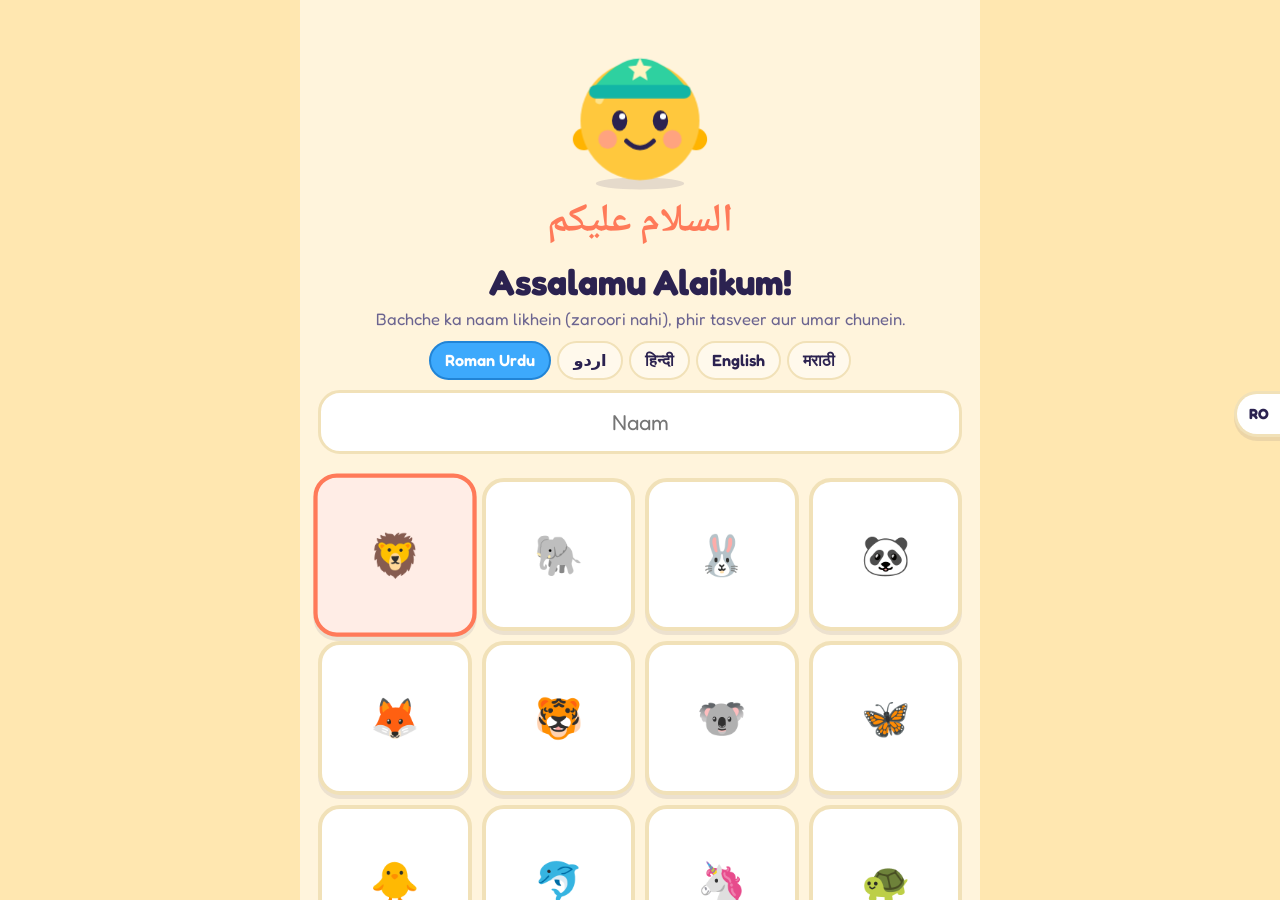
<file: index.html>
<!doctype html>
<html lang="ur" dir="rtl">
<head>
  <meta charset="utf-8">
  <meta name="viewport" content="width=device-width, initial-scale=1, viewport-fit=cover">
  <title>آغازِ اساس — Aghaaz-e-Asaas</title>
  <meta name="description" content="Aghaaz-e-Asaas: 3 se 7 saal ke bachon ke liye Qaida, harf, rang, dua aur khel — dekho, suno, likho, rang bharo, yaad karo. Poora app internet ke baghair chalta hai.">
  <meta name="theme-color" content="#FFF4DC">
  <meta name="color-scheme" content="light dark">
  <meta name="format-detection" content="telephone=no">
  <link rel="manifest" href="manifest.json">
  <link rel="icon" href="icons/icon.svg" type="image/svg+xml">
  <link rel="icon" href="icons/icon-192.png" sizes="192x192">
  <link rel="apple-touch-icon" href="icons/apple-touch-icon.png">
  <meta name="apple-mobile-web-app-capable" content="yes">
  <meta name="mobile-web-app-capable" content="yes">
  <meta name="apple-mobile-web-app-title" content="Aghaaz Asaas">
  <meta name="apple-mobile-web-app-status-bar-style" content="default">
  <meta property="og:type" content="website">
  <meta property="og:title" content="آغازِ اساس — Bachon ka Qaida">
  <meta property="og:description" content="3 se 7 saal ke bachon ke liye Urdu Qaida: harf, rang, ginti, duaein, surahein aur khel. Offline chalta hai.">
  <meta property="og:image" content="icons/icon-512.png">
  <meta property="og:locale" content="ur_PK">
  <meta name="twitter:card" content="summary_large_image">
  <link rel="preload" href="fonts/noto-naskh-700.ttf" as="font" type="font/ttf" crossorigin>
  <link rel="stylesheet" href="app.css">
</head>
<body>
  <div id="app">
    <div id="stage"></div>
  </div>
  <div class="toast" id="toast" role="status"></div>
  <div class="splash" id="splash"><div><div id="splash-noori"></div><b class="ur">آغازِ اساس</b></div></div>
  <noscript><p style="padding:24px;font-family:sans-serif">Is app ko chalane ke liye JavaScript zaroori hai.</p></noscript>

  <script src="util.js"></script>
  <script src="i18n.js"></script>
  <script src="data.js"></script>
  <script src="audio.js"></script>
  <script src="store.js"></script>
  <script src="ui.js"></script>
  <script src="home.js"></script>
  <script src="learn.js"></script>
  <script src="trace.js"></script>
  <script src="lesson.js"></script>
  <script src="games.js"></script>
  <script src="games2.js"></script>
  <script src="early.js"></script>
  <script src="art.js"></script>
  <script src="deen.js"></script>
  <script src="album.js"></script>
  <script src="duo.js"></script>
  <script src="stories.js"></script>
  <script src="parent.js"></script>
  <script src="boot.js"></script>
</body>
</html>
</file>
<file: app.css>
/* ---------- Fonts (offline: fonts/ folder — koi Google Fonts nahi) ---------- */
@font-face { font-family: 'Fredoka'; font-style: normal; font-weight: 400; font-display: swap; src: url('fonts/fredoka-400.ttf') format('truetype'); }
@font-face { font-family: 'Fredoka'; font-style: normal; font-weight: 600; font-display: swap; src: url('fonts/fredoka-600.ttf') format('truetype'); }
@font-face { font-family: 'Fredoka'; font-style: normal; font-weight: 700; font-display: swap; src: url('fonts/fredoka-700.ttf') format('truetype'); }
@font-face { font-family: 'Noto Naskh Arabic'; font-style: normal; font-weight: 500; font-display: swap; src: url('fonts/noto-naskh-500.ttf') format('truetype'); }
@font-face { font-family: 'Noto Naskh Arabic'; font-style: normal; font-weight: 700; font-display: swap; src: url('fonts/noto-naskh-700.ttf') format('truetype'); }
@font-face { font-family: 'Amiri Quran'; font-style: normal; font-weight: 400; font-display: swap; src: url('fonts/amiri-quran-400.ttf') format('truetype'); }
@font-face { font-family: 'Amiri'; font-style: normal; font-weight: 400; font-display: swap; src: url('fonts/amiri-400.ttf') format('truetype'); }
@font-face { font-family: 'Amiri'; font-style: normal; font-weight: 700; font-display: swap; src: url('fonts/amiri-700.ttf') format('truetype'); }


/* ==========================================================
   Aghaaz-e-Asaas Kids — app.css
   Design: garam cream background, chunky "dabne wale" buttons,
   bade touch targets (min 56px), narm rang, koi lal "galti" ka dar nahi.
   ========================================================== */

/* ---------- Reset ---------- */
*, *::before, *::after { box-sizing: border-box; }
[hidden] { display: none !important; }
html, body { margin: 0; height: 100%; }
html { font-size: 17px; -webkit-text-size-adjust: 100%; }
body {
  font-family: 'Fredoka', 'Baloo 2', 'Nunito', system-ui, -apple-system, 'Segoe UI', Roboto, sans-serif;
  background: var(--bg); color: var(--ink);
  line-height: 1.4; overflow: hidden; overscroll-behavior: none;
  -webkit-tap-highlight-color: transparent; -webkit-touch-callout: none;
  user-select: none; -webkit-user-select: none; touch-action: manipulation;
}
button { font: inherit; color: inherit; border: 0; background: none; cursor: pointer; padding: 0; touch-action: manipulation; }
button:focus-visible, a:focus-visible { outline: 4px solid var(--c4); outline-offset: 3px; }
h1, h2, h3, p { margin: 0; }
img, svg { display: block; }

/* ---------- Tokens ---------- */
:root {
  --bg: #FFF4DC; --bg2: #FFE7B0; --ink: #2B2250; --ink2: #6B6490;
  --card: #FFFFFF; --line: #F1E1B8; --soft: #FFF9EC;
  --c1: #FF7A59; --c1d: #D9553A;
  --c2: #FFB020; --c2d: #D98F00;
  --c3: #2ED1A0; --c3d: #1AA67C;
  --c4: #3DA9FC; --c4d: #2184D6;
  --c5: #8B6CFF; --c5d: #6A4FDB;
  --c6: #FF6FA8; --c6d: #D9487F;
  --c7: #12B5A6; --c7d: #0A8E82;
  --ok: #2ED1A0; --ok-bg: #DDF9EE; --oops-bg: #FFE9E3;
  --shadow: 0 6px 0 rgba(43, 34, 80, .09), 0 16px 30px rgba(43, 34, 80, .10);
  --shadow-s: 0 4px 0 rgba(43, 34, 80, .09);
  --r: 28px; --r-s: 18px;
  --sat: env(safe-area-inset-top, 0px); --sab: env(safe-area-inset-bottom, 0px);
}
[data-theme='night'] {
  --bg: #1B1740; --bg2: #262058; --ink: #FFF6E0; --ink2: #B7B0E0;
  --card: #2E2870; --line: #433B93; --soft: #272160;
  --ok-bg: #16503F; --oops-bg: #5A2A3A;
  --shadow: 0 6px 0 rgba(0, 0, 0, .25), 0 16px 30px rgba(0, 0, 0, .25);
  --shadow-s: 0 4px 0 rgba(0, 0, 0, .25);
}

/* ---------- Script fonts ---------- */
.ur { font-family: 'Noto Naskh Arabic', 'Noto Nastaliq Urdu', 'Amiri', 'Segoe UI', serif; direction: rtl; font-weight: 700; line-height: 1.55; unicode-bidi: isolate; }
.ar { font-family: 'Amiri Quran', 'Amiri', 'Noto Naskh Arabic', 'Traditional Arabic', serif; direction: rtl; unicode-bidi: isolate; line-height: 1.9; }
.ar-big { font-family: 'Noto Naskh Arabic', 'Amiri', 'Traditional Arabic', serif; font-weight: 700; direction: rtl; unicode-bidi: isolate; line-height: 1.5; }
.sub { color: var(--ink2); font-size: .92rem; }
.ic { width: 26px; height: 26px; fill: none; stroke: currentColor; stroke-width: 2.6; stroke-linecap: round; stroke-linejoin: round; flex-shrink: 0; }

/* ---------- App shell ---------- */
#app { position: fixed; inset: 0; max-width: 680px; margin: 0 auto; background: var(--bg); overflow: hidden; box-shadow: 0 0 0 100vmax var(--bg2); clip-path: inset(0 -100vmax); }
#stage { position: absolute; inset: 0; }
.screen { position: absolute; inset: 0; overflow-y: auto; overflow-x: hidden; -webkit-overflow-scrolling: touch; padding-top: var(--sat); padding-bottom: calc(var(--sab) + 24px); animation: slideIn .28s ease-out both; }
.screen.noscroll { overflow: hidden; display: flex; flex-direction: column; }
.pad { padding: 0 16px; }
.center { text-align: center; }
.row { display: flex; align-items: center; gap: 12px; }
.col { display: flex; flex-direction: column; gap: 12px; }
.grow { flex: 1; min-width: 0; }
.wrap { flex-wrap: wrap; }
.gap-s { gap: 8px; }

/* ---------- Topbar ---------- */
.topbar { position: sticky; top: 0; z-index: 20; display: flex; align-items: center; gap: 10px; padding: 10px 14px; background: linear-gradient(var(--bg) 78%, rgba(255, 244, 220, 0)); }
[data-theme='night'] .topbar { background: linear-gradient(var(--bg) 78%, rgba(27, 23, 64, 0)); }
.tb-title { flex: 1; min-width: 0; display: flex; flex-direction: column; line-height: 1.15; }
.tb-title b { font-size: 1.55rem; text-align: right; display: block; direction: rtl; }
.tb-title small { font-size: .82rem; color: var(--ink2); text-align: right; }
html[dir] .tb-title { text-align: start; }
.tb-right { display: flex; align-items: center; gap: 8px; }
.icon-btn { width: 52px; height: 52px; border-radius: 50%; background: var(--card); color: var(--ink); display: grid; place-items: center; box-shadow: var(--shadow-s); border: 2px solid var(--line); transition: transform .08s; flex-shrink: 0; }
.icon-btn:active { transform: translateY(3px); box-shadow: none; }
.icon-btn.sm { width: 44px; height: 44px; }
.icon-btn.on { background: var(--c2); color: #fff; border-color: var(--c2d); }
.chip { display: inline-flex; align-items: center; gap: 6px; padding: 6px 14px; border-radius: 999px; background: var(--card); border: 2px solid var(--line); font-weight: 700; font-size: 1.05rem; box-shadow: var(--shadow-s); }
.chip.bump { animation: bump .5s; }
.chip-ic { font-size: 1.1rem; }

/* ---------- Buttons ---------- */
.btn { display: inline-flex; align-items: center; justify-content: center; gap: 10px; min-height: 58px; padding: 10px 26px; border-radius: 999px; background: var(--c1); color: #fff; font-weight: 700; font-size: 1.15rem; box-shadow: 0 6px 0 var(--c1d); transition: transform .08s, box-shadow .08s, opacity .2s; text-align: center; }
.btn:active:not(:disabled) { transform: translateY(5px); box-shadow: 0 1px 0 var(--c1d); }
.btn.big { min-height: 74px; font-size: 1.4rem; padding: 12px 36px; }
.btn.small { min-height: 46px; font-size: 1rem; padding: 6px 18px; box-shadow: 0 4px 0 var(--c1d); }
.btn.block { width: 100%; }
.btn.green { background: var(--c3); box-shadow: 0 6px 0 var(--c3d); }
.btn.green:active:not(:disabled) { box-shadow: 0 1px 0 var(--c3d); }
.btn.blue { background: var(--c4); box-shadow: 0 6px 0 var(--c4d); }
.btn.sun { background: var(--c2); box-shadow: 0 6px 0 var(--c2d); color: #4A3200; }
.btn.grape { background: var(--c5); box-shadow: 0 6px 0 var(--c5d); }
.btn.ghost { background: var(--card); color: var(--ink); border: 2px solid var(--line); box-shadow: 0 5px 0 var(--line); }
.btn.ghost:active:not(:disabled) { box-shadow: 0 1px 0 var(--line); }
.btn:disabled { opacity: .45; cursor: default; }
.btn.pulse { animation: btnPulse 1.4s ease-in-out infinite; }

/* ---------- Cards ---------- */
.card { background: var(--card); border-radius: var(--r); box-shadow: var(--shadow); padding: 16px; }
.section-title { font-size: 1.15rem; font-weight: 700; margin: 18px 16px 10px; display: flex; align-items: center; gap: 8px; }

/* ---------- Mascot ---------- */
.noori { width: 100%; height: auto; overflow: visible; }
.noori .n-body { animation: float 3.2s ease-in-out infinite; transform-origin: 100px 190px; transform-box: view-box; }
.noori .n-eyes { animation: blink 4.5s infinite; transform-origin: 100px 116px; }
.noori .n-arm-r { transform-origin: 150px 128px; animation: wave 2.6s ease-in-out infinite; }
.noori .n-arm-l { transform-origin: 50px 128px; animation: wave 2.6s ease-in-out infinite reverse; }
.noori .n-open { display: none; }
.noori[data-mood='cheer'] .n-smile { display: none; }
.noori[data-mood='cheer'] .n-open { display: block; }
.noori[data-mood='cheer'] .n-body { animation: jump .7s ease-in-out infinite; }
.noori[data-mood='cheer'] .n-arm-r, .noori[data-mood='cheer'] .n-arm-l { animation: wave .5s ease-in-out infinite; }

/* ---------- Home ---------- */
.home-hero { position: relative; padding: 12px 16px 26px; background: linear-gradient(#B8E4FF 0%, #E8F6FF 45%, var(--bg) 100%); border-radius: 0 0 44px 44px; overflow: hidden; }
[data-theme='night'] .home-hero { background: linear-gradient(#251F63, #2B2570 50%, var(--bg)); }
.home-hero::before { content: '☁️'; position: absolute; top: 74px; right: 18px; font-size: 54px; opacity: .8; animation: drift 14s ease-in-out infinite alternate; }
.home-hero::after { content: '☁️'; position: absolute; top: 116px; left: -6px; font-size: 38px; opacity: .6; animation: drift 18s ease-in-out infinite alternate-reverse; }
[data-theme='night']  .home-hero::before { content: '⭐'; }
[data-theme='night']  .home-hero::after { content: '✨'; }
.home-bar { position: relative; z-index: 2; display: flex; align-items: center; gap: 8px; }
.kid-chip { display: flex; align-items: center; gap: 8px; padding: 5px 16px 5px 6px; border-radius: 999px; background: var(--card); box-shadow: var(--shadow-s); border: 2px solid var(--line); max-width: 52%; }
.kid-chip .av { width: 40px; height: 40px; border-radius: 50%; background: var(--bg2); display: grid; place-items: center; font-size: 1.5rem; }
.kid-chip b { overflow: hidden; text-overflow: ellipsis; white-space: nowrap; font-size: 1.05rem; }
.hero-body { position: relative; z-index: 2; display: flex; align-items: flex-end; gap: 6px; margin-top: 8px; }
.hero-noori { width: 38%; max-width: 190px; flex-shrink: 0; margin-bottom: -6px; }
.hero-talk { flex: 1; min-width: 0; padding-bottom: 12px; }
.bubble-say { position: relative; background: var(--card); border-radius: 26px 26px 26px 8px; padding: 12px 16px; box-shadow: var(--shadow-s); font-weight: 600; font-size: 1.08rem; margin-bottom: 14px; }
.bubble-say b { color: var(--c1); }
.cta { width: 100%; justify-content: space-between; text-align: start; padding: 12px 18px 12px 22px; min-height: 80px; }
.cta .t { display: flex; flex-direction: column; line-height: 1.15; }
.cta .t small { font-size: .85rem; font-weight: 500; opacity: .92; }
.cta .go { width: 48px; height: 48px; border-radius: 50%; background: rgba(255, 255, 255, .3); display: grid; place-items: center; }
.missions { margin: 14px 16px 0; padding: 12px 14px; display: flex; align-items: center; gap: 10px; }
.mis { flex: 1; display: flex; flex-direction: column; align-items: center; gap: 2px; font-size: .78rem; color: var(--ink2); font-weight: 600; }
.mis .st { width: 46px; height: 46px; border-radius: 50%; display: grid; place-items: center; font-size: 1.7rem; background: var(--soft); border: 3px dashed var(--line); filter: grayscale(1); opacity: .5; transition: .3s; }
.mis.on .st { filter: none; opacity: 1; background: #FFF1B8; border: 3px solid var(--c2); animation: pop .5s; }
.week { display: flex; justify-content: space-between; padding: 0 20px; margin-top: 10px; }
.week i { width: 12px; height: 12px; border-radius: 50%; background: var(--line); display: block; }
.week i.on { background: var(--c2); box-shadow: 0 0 0 3px #FFE9A8; }
.tiles { display: grid; grid-template-columns: 1fr 1fr; gap: 14px; padding: 16px; }
.tile { position: relative; border-radius: var(--r); padding: 14px 12px 12px; min-height: 150px; display: flex; flex-direction: column; align-items: center; justify-content: space-between; gap: 6px; color: #fff; text-align: center; background: linear-gradient(160deg, var(--a), var(--b)); box-shadow: 0 7px 0 var(--d), 0 16px 26px rgba(43, 34, 80, .14); transition: transform .08s, box-shadow .08s; overflow: hidden; }
.tile:active { transform: translateY(6px); box-shadow: 0 1px 0 var(--d); }
.tile::after { content: ''; position: absolute; right: -26px; top: -26px; width: 90px; height: 90px; border-radius: 50%; background: rgba(255, 255, 255, .16); }
.tile .te { width: 76px; height: 76px; border-radius: 50%; background: rgba(255, 255, 255, .28); display: grid; place-items: center; font-size: 2.8rem; line-height: 1; z-index: 1; }
.tile .tt { font-weight: 700; font-size: 1.35rem; line-height: 1.35; z-index: 1; }
.tile .ts { font-size: .86rem; opacity: .95; font-weight: 500; z-index: 1; margin-top: -4px; }
.tile .badge { position: absolute; top: 8px; left: 8px; background: rgba(255, 255, 255, .92); color: var(--d); font-weight: 700; font-size: .78rem; padding: 2px 10px; border-radius: 99px; z-index: 2; }
.tile.wide { grid-column: span 2; min-height: 104px; flex-direction: row; justify-content: flex-start; gap: 14px; padding: 12px 18px; text-align: start; }
.tile.wide .tt, .tile.wide .ts { text-align: start; }
.home-foot { display: flex; justify-content: center; gap: 10px; padding: 4px 16px 20px; }

/* ---------- Welcome / profile ---------- */
.welcome { padding: 22px 18px 40px; text-align: center; }
.welcome .noori { width: 170px; margin: 0 auto; }
.welcome h1 { font-size: 2rem; margin-top: 4px; }
.welcome .ur { font-size: 2.2rem; color: var(--c1); }
.avatars { display: grid; grid-template-columns: repeat(4, 1fr); gap: 10px; margin: 12px 0 6px; }
.avatars button { aspect-ratio: 1; border-radius: 22px; background: var(--card); border: 4px solid var(--line); font-size: 2.2rem; box-shadow: var(--shadow-s); }
.avatars button.on { border-color: var(--c1); background: #FFEDE6; transform: scale(1.06); }
.text-in { width: 100%; padding: 14px 18px; border-radius: 22px; border: 3px solid var(--line); font: inherit; font-size: 1.2rem; text-align: center; background: var(--card); color: var(--ink); outline: none; user-select: text; -webkit-user-select: text; }
.text-in:focus { border-color: var(--c4); }
.age-pick { display: grid; grid-template-columns: 1fr 1fr; gap: 12px; margin: 12px 0; }
.age-pick button { padding: 14px 8px; border-radius: 26px; background: var(--card); border: 4px solid var(--line); box-shadow: var(--shadow-s); display: flex; flex-direction: column; align-items: center; gap: 2px; font-weight: 700; }
.age-pick button .e { font-size: 2.4rem; }
.age-pick button small { font-weight: 500; color: var(--ink2); font-size: .82rem; }
.age-pick button.on { border-color: var(--c3); background: var(--ok-bg); }
.profile-list { display: flex; flex-direction: column; gap: 10px; margin: 12px 0; }
.profile-row { display: flex; align-items: center; gap: 12px; padding: 10px 14px; background: var(--card); border-radius: 26px; box-shadow: var(--shadow-s); border: 3px solid var(--line); text-align: start; width: 100%; }
.profile-row .av { width: 54px; height: 54px; border-radius: 50%; background: var(--bg2); display: grid; place-items: center; font-size: 2rem; }

/* ---------- Learn path ---------- */
.song-card { margin: 4px 16px 0; display: flex; align-items: center; gap: 12px; padding: 12px 16px; background: linear-gradient(120deg, var(--c5), var(--c6)); color: #fff; border-radius: var(--r); box-shadow: 0 6px 0 var(--c5d); text-align: start; width: calc(100% - 32px); }
.song-card:active { transform: translateY(5px); box-shadow: 0 1px 0 var(--c5d); }
.song-card .se { font-size: 2.4rem; }
.manzil { margin: 16px 16px 0; background: var(--card); border-radius: var(--r); box-shadow: var(--shadow); overflow: hidden; }
.manzil-h { display: flex; align-items: center; gap: 10px; padding: 10px 16px; background: var(--mc); color: #fff; }
.manzil-h .me { font-size: 1.7rem; }
.manzil-h b { font-size: 1.15rem; line-height: 1.2; }
.manzil-h small { display: block; opacity: .9; font-size: .8rem; }
.manzil-h .cnt { margin-left: auto; background: rgba(255, 255, 255, .25); padding: 2px 12px; border-radius: 99px; font-weight: 700; }
.letters-row { display: flex; flex-wrap: wrap; justify-content: center; gap: 12px; padding: 16px 12px 8px; }
.lchip { position: relative; width: 74px; height: 74px; border-radius: 24px; background: var(--soft); border: 4px solid var(--line); font-size: 2.5rem; display: grid; place-items: center; box-shadow: 0 5px 0 var(--line); line-height: 1; transition: transform .08s; }
.lchip:active { transform: translateY(4px); box-shadow: none; }
.lchip .ar-big { line-height: 1.3; }
.lchip.done { background: var(--ok-bg); border-color: var(--ok); box-shadow: 0 5px 0 var(--c3d); }
.lchip.next { background: #FFF1B8; border-color: var(--c2); box-shadow: 0 5px 0 var(--c2d); animation: btnPulse 1.4s ease-in-out infinite; }
.lchip.thirsty::after { content: '💧'; position: absolute; right: -8px; top: -10px; font-size: 1.15rem; animation: bounce 1.2s infinite; }
.lchip .tick { position: absolute; right: -6px; bottom: -6px; width: 24px; height: 24px; border-radius: 50%; background: var(--c3); color: #fff; display: grid; place-items: center; border: 3px solid #fff; }
.lchip .tick .ic { width: 14px; height: 14px; stroke-width: 4; }
.manzil-f { padding: 8px 14px 14px; display: flex; justify-content: center; }
.chapter { margin: 16px 16px 0; padding: 16px; display: flex; align-items: center; gap: 14px; text-align: start; width: calc(100% - 32px); }
.chapter .ce { font-size: 2.4rem; width: 64px; height: 64px; display: grid; place-items: center; border-radius: 22px; background: var(--bg2); flex-shrink: 0; }
.chapter b { font-size: 1.2rem; display: block; line-height: 1.2; }
.chapter .lockmsg { color: var(--ink2); font-size: .85rem; }

/* ---------- Lesson ---------- */
.lesson { display: flex; flex-direction: column; height: 100%; }
.lesson-top { display: flex; align-items: center; gap: 10px; padding: 10px 14px 4px; }
.steps { flex: 1; display: flex; justify-content: center; gap: 8px; }
.step-dot { width: 44px; height: 44px; border-radius: 50%; display: grid; place-items: center; font-size: 1.35rem; background: var(--card); border: 3px solid var(--line); opacity: .55; transition: .3s; }
.step-dot.on { opacity: 1; border-color: var(--c1); background: #FFEDE6; transform: scale(1.18); box-shadow: 0 4px 0 var(--c1d); }
.step-dot.done { opacity: 1; background: var(--ok-bg); border-color: var(--ok); }
.lesson-main { flex: 1; overflow-y: auto; padding: 8px 16px 8px; display: flex; flex-direction: column; align-items: center; gap: 14px; }
.lesson-foot { padding: 10px 16px calc(14px + var(--sab)); display: flex; gap: 12px; justify-content: center; align-items: center; }
.step-say { text-align: center; font-weight: 700; font-size: 1.25rem; min-height: 1.6em; }
.step-say .ur { font-size: 1.6rem; color: var(--c1); }
.letter-card { position: relative; width: 100%; max-width: 380px; background: var(--card); border-radius: 40px; box-shadow: var(--shadow); padding: 10px 14px 16px; text-align: center; transition: transform .1s; }
.letter-card:active { transform: scale(.98); }
.big-letter { font-size: clamp(120px, 40vw, 190px); line-height: 1.35; color: var(--ink); display: block; }
.letter-name { display: inline-block; background: var(--c1); color: #fff; padding: 2px 20px; border-radius: 99px; font-weight: 700; font-size: 1.4rem; box-shadow: 0 4px 0 var(--c1d); }
.speak-fab { position: absolute; right: 12px; top: 12px; width: 52px; height: 52px; border-radius: 50%; background: var(--c4); color: #fff; display: grid; place-items: center; box-shadow: 0 4px 0 var(--c4d); }
.pic-card { width: 100%; max-width: 380px; display: flex; align-items: center; gap: 14px; background: var(--card); border-radius: 30px; padding: 10px 18px; box-shadow: var(--shadow); text-align: start; }
.pic-card:active { transform: scale(.98); }
.pic-card .pe { font-size: 4.2rem; line-height: 1; width: 92px; text-align: center; }
.pic-card .pw { flex: 1; display: flex; flex-direction: column; align-items: flex-end; }
.pic-card .pw .ar-big { font-size: 2.1rem; }
.pic-card .pw .ur { font-size: 1.5rem; color: var(--c1); }
.pic-card .pw small { color: var(--ink2); }
.cue { max-width: 380px; text-align: center; color: var(--ink2); font-size: .95rem; padding: 0 8px; }
.forms { display: flex; gap: 8px; width: 100%; max-width: 380px; }
.forms > div { flex: 1; background: var(--card); border-radius: 20px; padding: 6px 2px 2px; text-align: center; box-shadow: var(--shadow-s); }
.forms .ar-big { font-size: 2.4rem; display: block; line-height: 1.5; }
.forms small { color: var(--ink2); font-size: .72rem; }
.echo { display: flex; flex-direction: column; align-items: center; gap: 10px; }
.mic-ring { width: 130px; height: 130px; border-radius: 50%; background: #FFEDE6; display: grid; place-items: center; font-size: 3.4rem; position: relative; }
.mic-ring.live::before, .mic-ring.live::after { content: ''; position: absolute; inset: 0; border-radius: 50%; border: 4px solid var(--c1); animation: ring 1.4s ease-out infinite; }
.mic-ring.live::after { animation-delay: .7s; }
.counter-dots { display: flex; gap: 10px; }
.counter-dots i { width: 22px; height: 22px; border-radius: 50%; background: var(--line); transition: .3s; }
.counter-dots i.on { background: var(--c2); transform: scale(1.2); }

/* ---------- Tracing / colouring ---------- */
.board { position: relative; width: min(88vw, 390px); aspect-ratio: 1; background: #fff; border-radius: 36px; box-shadow: var(--shadow); overflow: hidden; touch-action: none; }
[data-theme='night'] .board { background: #FFFDF6; }
.board canvas { position: absolute; inset: 0; width: 100%; height: 100%; touch-action: none; }
.meter { width: min(88vw, 390px); height: 20px; border-radius: 99px; background: var(--line); overflow: hidden; position: relative; }
.meter i { position: absolute; left: 0; top: 0; bottom: 0; width: 0%; background: linear-gradient(90deg, var(--c2), var(--c3)); border-radius: 99px; transition: width .25s; }
.meter b { position: absolute; inset: 0; display: grid; place-items: center; font-size: .75rem; color: var(--ink); }
.palette { display: flex; gap: 10px; flex-wrap: wrap; justify-content: center; max-width: 390px; }
.swatch { width: 46px; height: 46px; border-radius: 50%; border: 4px solid #fff; background: var(--sw); box-shadow: 0 3px 0 rgba(0, 0, 0, .2); transition: transform .1s; }
.swatch.rainbow { background: conic-gradient(#FF4D4D, #FFB020, #FFE14D, #2ED1A0, #3DA9FC, #8B6CFF, #FF4D4D); }
.swatch.on { transform: scale(1.22); outline: 4px solid var(--ink); outline-offset: 1px; }
.tools { display: flex; gap: 10px; align-items: center; justify-content: center; }

/* ---------- Choices / quiz ---------- */
.opt-grid { display: grid; grid-template-columns: repeat(var(--cols, 2), 1fr); gap: 14px; width: 100%; max-width: 420px; }
.opt { position: relative; min-height: 108px; border-radius: 30px; background: var(--card); box-shadow: var(--shadow); border: 5px solid transparent; font-size: 3.4rem; display: grid; place-items: center; line-height: 1.2; transition: transform .08s; padding: 4px; }
.opt:active:not(:disabled) { transform: translateY(4px); }
.opt .ar-big { font-size: 3.6rem; line-height: 1.4; }
.opt.sm { font-size: 2.3rem; min-height: 90px; }
.opt.txt { font-size: 1.5rem; font-weight: 700; }
.opt .disc { width: 78px; height: 78px; border-radius: 50%; background: var(--hex); box-shadow: inset -7px -9px 0 rgba(0, 0, 0, .13), inset 5px 6px 0 rgba(255, 255, 255, .3), 0 3px 0 rgba(0, 0, 0, .12); border: 2px solid rgba(0, 0, 0, .08); }
.opt svg.shape { width: 78px; height: 78px; }
.opt.right { border-color: var(--ok); background: var(--ok-bg); animation: pop .45s; }
.opt.wrong { animation: shake .45s; border-color: #FFB6A6; background: var(--oops-bg); }
.opt.hint { animation: btnPulse .8s ease-in-out infinite; border-color: var(--c2); }
.opt.fade { opacity: .35; }
.q-card { width: 100%; max-width: 420px; display: flex; flex-direction: column; align-items: center; gap: 14px; }
.q-prompt { display: flex; align-items: center; justify-content: center; gap: 12px; min-height: 110px; width: 100%; background: var(--card); border-radius: 34px; box-shadow: var(--shadow); padding: 10px 14px; }
.q-prompt .big { font-size: 4.6rem; line-height: 1.1; }
.q-prompt .ar-big { font-size: 5.6rem; line-height: 1.4; }
.q-prompt.listen { min-height: 120px; }
.listen-btn { width: 96px; height: 96px; border-radius: 50%; background: var(--c4); color: #fff; display: grid; place-items: center; box-shadow: 0 6px 0 var(--c4d); }
.listen-btn .ic { width: 46px; height: 46px; }
.listen-btn:active { transform: translateY(5px); box-shadow: 0 1px 0 var(--c4d); }
.q-text { text-align: center; font-weight: 700; font-size: 1.2rem; }
.q-text .ur { font-size: 1.5rem; color: var(--c1); }
.dots-row { display: flex; gap: 8px; justify-content: center; padding: 4px 0; }
.dots-row i { width: 16px; height: 16px; border-radius: 50%; background: var(--line); transition: .3s; display: block; }
.dots-row i.cur { background: var(--c2); transform: scale(1.35); }
.dots-row i.ok { background: var(--c3); }
.dots-row i.helped { background: var(--c4); }

/* ---------- Games ---------- */
.games-head { padding: 0 16px; }
.gtile { position: relative; border-radius: var(--r); padding: 12px 10px 10px; min-height: 160px; display: flex; flex-direction: column; align-items: center; justify-content: center; gap: 4px; color: #fff; text-align: center; background: linear-gradient(160deg, var(--a), var(--b)); box-shadow: 0 7px 0 var(--d), 0 16px 26px rgba(43, 34, 80, .14); overflow: hidden; }
.gtile:active { transform: translateY(6px); box-shadow: 0 1px 0 var(--d); }
.gtile .ge { font-size: 3.4rem; line-height: 1.1; }
.gtile .gt { font-weight: 700; font-size: 1.3rem; line-height: 1.3; }
.gtile .gs { font-size: .85rem; opacity: .95; }
.gtile .gstars { position: absolute; bottom: 6px; font-size: .95rem; letter-spacing: 1px; }
.gtile .glvl { position: absolute; top: 8px; right: 8px; background: rgba(255, 255, 255, .92); color: var(--d); font-weight: 700; font-size: .75rem; padding: 2px 9px; border-radius: 99px; }
.game { display: flex; flex-direction: column; height: 100%; }
.game-top { display: flex; align-items: center; gap: 10px; padding: 10px 14px 0; }
.game-top .gt-mid { flex: 1; text-align: center; min-width: 0; }
.game-top .gt-mid b { display: block; font-size: 1.25rem; line-height: 1.2; }
.game-stage { flex: 1; position: relative; overflow: hidden; display: flex; flex-direction: column; align-items: center; justify-content: center; gap: 14px; padding: 8px 16px 18px; overflow-y: auto; }
.game-stage.free { padding: 0; justify-content: flex-start; touch-action: none; }
.target-pill { display: inline-flex; align-items: center; gap: 10px; background: var(--card); border-radius: 99px; padding: 8px 20px; font-weight: 700; font-size: 1.25rem; box-shadow: var(--shadow-s); border: 3px solid var(--line); }
.target-pill .ar-big { font-size: 2.6rem; line-height: 1.3; }
.target-pill .disc-s { width: 38px; height: 38px; border-radius: 50%; background: var(--hex); border: 3px solid rgba(0, 0, 0, .12); }
.result { text-align: center; padding: 18px 16px; display: flex; flex-direction: column; align-items: center; gap: 12px; }
.result .noori { width: 150px; }
.result h2 { font-size: 1.8rem; }
.result .rstars { font-size: 3.2rem; letter-spacing: 6px; }
.result .rstars .off { filter: grayscale(1); opacity: .25; }
.bubble-b { position: absolute; width: 92px; height: 92px; border-radius: 50%; display: grid; place-items: center; font-size: 2.6rem; color: #fff; background: radial-gradient(circle at 30% 26%, rgba(255, 255, 255, .95) 0 9%, rgba(255, 255, 255, .0) 11%), radial-gradient(circle at 50% 55%, var(--bc1), var(--bc2)); box-shadow: inset -8px -10px 0 rgba(0, 0, 0, .12), 0 6px 14px rgba(43, 34, 80, .18); animation: rise var(--dur) linear forwards; bottom: -110px; will-change: transform; touch-action: manipulation; border: 3px solid rgba(255, 255, 255, .55); }
.bubble-b .ar-big { font-size: 3rem; color: #fff; text-shadow: 0 2px 0 rgba(0, 0, 0, .2); line-height: 1.3; }
.bubble-b.popped { animation: popOut .28s ease-out forwards !important; }
.bubble-b.wob { animation-play-state: paused; }
.basket { position: absolute; bottom: 14px; width: 110px; font-size: 4.4rem; text-align: center; transform: translateX(-50%); line-height: 1; filter: drop-shadow(0 6px 0 rgba(0, 0, 0, .12)); transition: transform .12s; }
.basket.good { animation: bounceB .35s; }
.fall { position: absolute; top: 0; left: 0; width: 66px; height: 66px; border-radius: 50%; background: var(--card); display: grid; place-items: center; font-size: 2.2rem; box-shadow: var(--shadow-s); border: 3px solid var(--line); will-change: transform; line-height: 1; }
.fall .ar-big { font-size: 2.6rem; line-height: 1.35; }
.fall.is-target { border-color: var(--c2); }
.pad { }
.drive { position: absolute; bottom: 20px; width: 80px; height: 80px; border-radius: 50%; background: rgba(255, 255, 255, .8); display: grid; place-items: center; box-shadow: var(--shadow-s); border: 3px solid var(--line); }
.drive.l { left: 16px; } .drive.r { right: 16px; }
.mem-grid { display: grid; grid-template-columns: repeat(var(--cols, 3), 1fr); gap: 12px; width: 100%; max-width: 430px; }
.mcard { aspect-ratio: 1; perspective: 700px; }
.mcard .mc-in { position: relative; width: 100%; height: 100%; transition: transform .45s; transform-style: preserve-3d; }
.mcard.flip .mc-in { transform: rotateY(180deg); }
.mcard .face, .mcard .back { position: absolute; inset: 0; border-radius: 24px; display: grid; place-items: center; backface-visibility: hidden; -webkit-backface-visibility: hidden; box-shadow: var(--shadow-s); }
.mcard .back { background: linear-gradient(145deg, var(--c5), var(--c4)); color: #fff; font-size: 2.2rem; border: 4px solid rgba(255, 255, 255, .5); }
.mcard .face { background: var(--card); transform: rotateY(180deg); font-size: 3rem; border: 4px solid var(--line); }
.mcard .face .ar-big { font-size: 3.6rem; line-height: 1.4; }
.mcard.match .face { border-color: var(--ok); background: var(--ok-bg); }
.slots { display: flex; gap: 10px; justify-content: center; direction: rtl; flex-wrap: wrap; }
.slot { width: 68px; height: 84px; border-radius: 22px; border: 4px dashed var(--line); background: var(--soft); display: grid; place-items: center; font-size: 3rem; transition: .2s; }
.slot.fill { border-style: solid; border-color: var(--c3); background: var(--ok-bg); animation: pop .3s; }
.slot .ar-big { line-height: 1.5; font-size: 3rem; }
.tiles-bank { display: flex; flex-wrap: wrap; gap: 12px; justify-content: center; max-width: 400px; }
.ltile { width: 78px; height: 88px; border-radius: 24px; background: var(--card); box-shadow: 0 6px 0 var(--line), 0 12px 18px rgba(43, 34, 80, .1); border: 3px solid var(--line); display: grid; place-items: center; }
.ltile:active { transform: translateY(5px); box-shadow: 0 1px 0 var(--line); }
.ltile.used { visibility: hidden; }
.ltile.wrong { animation: shake .4s; border-color: #FFB6A6; }
.ltile.hint { animation: btnPulse .8s infinite; border-color: var(--c2); }
.ltile .ar-big { font-size: 3rem; line-height: 1.5; }
.word-done { font-size: 5rem; color: var(--c3d); }
.odd-grid { display: grid; grid-template-columns: repeat(var(--cols, 3), 1fr); gap: 12px; width: 100%; max-width: 400px; }
.odd { min-height: 96px; border-radius: 26px; background: var(--card); box-shadow: var(--shadow-s); border: 4px solid transparent; display: grid; place-items: center; }
.odd .ar-big { font-size: 3.4rem; line-height: 1.5; }
.odd.right { border-color: var(--ok); background: var(--ok-bg); animation: pop .4s; }
.odd.wrong { animation: shake .4s; border-color: #FFB6A6; background: var(--oops-bg); }
.odd.hint { animation: btnPulse .8s infinite; border-color: var(--c2); }
.count-field { position: relative; width: 100%; max-width: 420px; min-height: 190px; background: var(--card); border-radius: 34px; box-shadow: var(--shadow); display: flex; flex-wrap: wrap; align-items: center; justify-content: center; gap: 8px; padding: 14px; }
.cobj { font-size: 3rem; line-height: 1; padding: 4px; transition: transform .2s; }
.cobj.counted { transform: scale(1.18); filter: drop-shadow(0 0 8px rgba(255, 176, 32, .9)); }
.cobj .cn { position: absolute; font-size: 1rem; font-weight: 700; background: var(--c1); color: #fff; width: 24px; height: 24px; border-radius: 50%; display: grid; place-items: center; transform: translate(14px, -26px); }
.cobj { position: relative; }
.shape-board { position: relative; width: 100%; max-width: 420px; height: 300px; }
.hole { position: absolute; width: 96px; height: 96px; }
.hole svg { width: 100%; height: 100%; fill: rgba(43, 34, 80, .1); stroke: rgba(43, 34, 80, .25); stroke-width: 3; stroke-dasharray: 6 6; }
.hole.filled svg { fill: var(--sc); stroke: rgba(0, 0, 0, .15); stroke-dasharray: none; }
.piece { position: absolute; width: 96px; height: 96px; touch-action: none; cursor: grab; z-index: 5; }
.piece svg { width: 100%; height: 100%; fill: var(--sc); stroke: rgba(0, 0, 0, .18); stroke-width: 3; filter: drop-shadow(0 6px 0 rgba(0, 0, 0, .12)); }
.piece.drag { z-index: 30; filter: drop-shadow(0 12px 12px rgba(0, 0, 0, .2)); transform: scale(1.1); }
.piece.back { transition: left .25s, top .25s; }
.piece.placed { pointer-events: none; opacity: 0; }

/* ---------- Early learning cards ---------- */
.cards-wrap { display: flex; flex-direction: column; align-items: center; gap: 16px; padding: 8px 16px; flex: 1; justify-content: center; }
.fcard { width: 100%; max-width: 380px; background: var(--card); border-radius: 44px; box-shadow: var(--shadow); padding: 22px 16px 18px; text-align: center; display: flex; flex-direction: column; align-items: center; gap: 4px; animation: pop .35s; }
.fcard:active { transform: scale(.98); }
.fcard .fe { font-size: 7.2rem; line-height: 1.15; }
.fcard .disc-xl { width: 150px; height: 150px; border-radius: 50%; background: var(--hex); box-shadow: inset -14px -18px 0 rgba(0, 0, 0, .12), inset 10px 12px 0 rgba(255, 255, 255, .3), 0 8px 0 rgba(0, 0, 0, .1); border: 3px solid rgba(0, 0, 0, .08); margin: 8px 0; }
.fcard svg.shape { width: 160px; height: 160px; margin: 4px 0; fill: var(--sc); stroke: rgba(0, 0, 0, .15); stroke-width: 3; }
.fcard .num { font-size: 7rem; font-weight: 700; color: var(--c1); line-height: 1.1; }
.fcard .fu { font-size: 2.6rem; color: var(--c1); }
.fcard .fr { font-size: 1.5rem; font-weight: 700; }
.fcard .fen { color: var(--ink2); font-size: 1.05rem; }
.fcard .things { font-size: 2.2rem; letter-spacing: 2px; margin-top: 6px; line-height: 1.3; }
.fcard .snd { margin-top: 4px; background: var(--bg2); padding: 4px 16px; border-radius: 99px; font-weight: 700; color: var(--c1d); }
.cards-nav { display: flex; align-items: center; justify-content: center; gap: 18px; }
.cards-nav .count { font-weight: 700; color: var(--ink2); min-width: 64px; text-align: center; }
.cat-grid { display: grid; grid-template-columns: 1fr 1fr; gap: 14px; padding: 8px 16px; }

/* ---------- Colouring pages ---------- */
.art-grid { display: grid; grid-template-columns: 1fr 1fr; gap: 14px; padding: 8px 16px; }
.art-tile { position: relative; background: var(--card); border-radius: var(--r); box-shadow: var(--shadow); padding: 10px 10px 8px; text-align: center; border: 4px solid transparent; }
.art-tile:active { transform: translateY(4px); }
.art-tile svg { width: 100%; height: auto; aspect-ratio: 1; }
.art-tile b { display: block; font-size: 1.2rem; }
.art-tile .done-tag { position: absolute; top: 6px; right: 8px; font-size: 1.4rem; }
.art-svg { width: min(92vw, 420px); aspect-ratio: 1; background: #fff; border-radius: 34px; box-shadow: var(--shadow); touch-action: manipulation; }
.art-svg [data-r] { fill: #fff; stroke: #2B2250; stroke-width: 3; stroke-linejoin: round; cursor: pointer; transition: fill .15s; }
.art-svg .ol { fill: none; stroke: #2B2250; stroke-width: 2.5; stroke-linecap: round; stroke-linejoin: round; pointer-events: none; }

/* ---------- Deen ---------- */
.list { display: flex; flex-direction: column; gap: 12px; padding: 8px 16px; }
.lrow { display: flex; align-items: center; gap: 14px; background: var(--card); border-radius: 26px; padding: 10px 14px; box-shadow: var(--shadow-s); text-align: start; width: 100%; border: 3px solid transparent; }
.lrow:active { transform: translateY(3px); }
.lrow .le { width: 62px; height: 62px; border-radius: 20px; background: var(--lc, var(--bg2)); display: grid; place-items: center; font-size: 2rem; flex-shrink: 0; }
.lrow .lt { flex: 1; min-width: 0; }
.lrow .lt b { display: block; font-size: 1.2rem; line-height: 1.5; }
.lrow .lt small { color: var(--ink2); }
.lrow .lr { font-size: 1.5rem; }
.lrow.done { border-color: var(--ok); }
.dua-ar { font-size: 2.3rem; line-height: 2.1; text-align: center; padding: 8px 4px; }
.dua-ar .part { display: inline; padding: 2px 6px; border-radius: 12px; transition: background .2s; }
.dua-ar .part.on { background: #FFE9A8; color: #6A4300; }
.dua-ar .part.hid { filter: blur(9px); }
.surah-ayah { display: flex; align-items: center; gap: 10px; background: var(--card); border-radius: 26px; padding: 10px 12px; box-shadow: var(--shadow-s); width: 100%; border: 4px solid transparent; transition: border-color .2s; }
.surah-ayah.on { border-color: var(--c2); background: #FFF9DE; }
.surah-ayah .no { width: 38px; height: 38px; border-radius: 50%; background: var(--c4); color: #fff; font-weight: 700; display: grid; place-items: center; flex-shrink: 0; }
.surah-ayah .ar { flex: 1; font-size: 1.9rem; text-align: right; transition: filter .25s; }
.surah-ayah.hide .ar { filter: blur(10px); }
.seg { display: flex; background: var(--card); border-radius: 99px; padding: 5px; box-shadow: var(--shadow-s); border: 2px solid var(--line); gap: 4px; }
.seg button { flex: 1; padding: 9px 6px; border-radius: 99px; font-weight: 700; font-size: .95rem; color: var(--ink2); }
.seg button.on { background: var(--c4); color: #fff; box-shadow: 0 3px 0 var(--c4d); }
.step-card { width: 100%; max-width: 400px; background: var(--card); border-radius: 40px; box-shadow: var(--shadow); padding: 22px 16px; text-align: center; animation: pop .35s; }
.step-card .se { font-size: 6.6rem; line-height: 1.15; }
.step-card .ur { font-size: 2rem; color: var(--c1); }
.step-card .cnt { display: inline-block; margin-top: 6px; background: var(--c2); color: #4A3200; padding: 4px 20px; border-radius: 99px; font-weight: 700; font-size: 1.3rem; }
.fig { width: 230px; height: 190px; margin: 0 auto; }
.habit { display: flex; align-items: center; gap: 12px; background: var(--card); border-radius: 26px; padding: 10px 14px; box-shadow: var(--shadow-s); border: 4px solid transparent; width: 100%; text-align: start; }
.habit .he { font-size: 2.4rem; width: 64px; text-align: center; }
.habit .ht { flex: 1; }
.habit .ht .ur { font-size: 1.4rem; display: block; }
.habit .ht small { color: var(--ink2); }
.habit .hs { width: 54px; height: 54px; border-radius: 50%; border: 4px dashed var(--line); display: grid; place-items: center; font-size: 1.7rem; filter: grayscale(1); opacity: .5; }
.habit.on { border-color: var(--ok); background: var(--ok-bg); }
.habit.on .hs { border: 4px solid var(--c2); background: #FFF1B8; filter: none; opacity: 1; animation: pop .4s; }

/* ---------- Album ---------- */
.stk-grid { display: grid; grid-template-columns: repeat(5, 1fr); gap: 10px; padding: 8px 16px; }
.stk { aspect-ratio: 1; border-radius: 22px; background: var(--card); display: grid; place-items: center; font-size: 2.3rem; box-shadow: var(--shadow-s); border: 3px solid var(--line); }
.stk.locked { background: var(--soft); border-style: dashed; filter: grayscale(1); opacity: .5; font-size: 1.5rem; }
.stk:not(.locked):active { animation: wobble .5s; }
.progress-sticker { margin: 6px 16px 0; padding: 12px 14px; }
.bar { height: 18px; border-radius: 99px; background: var(--line); overflow: hidden; }
.bar i { display: block; height: 100%; background: linear-gradient(90deg, var(--c2), var(--c1)); border-radius: 99px; transition: width .4s; }
.tree-wrap { margin: 8px 12px 0; background: linear-gradient(#C9ECFF, #EAF8FF 55%, #D6F5C5 55.1%, #B9EBA0); border-radius: 36px; overflow: hidden; box-shadow: var(--shadow); position: relative; }
[data-theme='night'] .tree-wrap { background: linear-gradient(#2B2570, #3A3290 55%, #1F5A44 55.1%, #174634); }
.tree-wrap svg { width: 100%; height: auto; }
.fruit { cursor: pointer; transition: transform .2s; transform-box: fill-box; transform-origin: center; }
.fruit:active { transform: scale(1.2); }
.fruit.s3 { opacity: .55; }
.tree-msg { margin: 10px 16px 0; text-align: center; }

/* ---------- Parent area ---------- */
.parent { padding-bottom: 60px; font-family: system-ui, -apple-system, 'Segoe UI', Roboto, 'Fredoka', sans-serif; }
.parent .topbar { background: var(--bg); }
.pa { margin: 14px 16px 0; background: var(--card); border-radius: 22px; padding: 14px 16px; box-shadow: var(--shadow-s); border: 2px solid var(--line); }
.pa h3 { font-size: 1.05rem; margin-bottom: 8px; display: flex; align-items: center; gap: 8px; }
.pa p { color: var(--ink2); font-size: .9rem; margin: 4px 0; }
.kpis { display: grid; grid-template-columns: repeat(3, 1fr); gap: 8px; }
.kpi { background: var(--soft); border-radius: 16px; padding: 10px 4px; text-align: center; }
.kpi b { display: block; font-size: 1.5rem; line-height: 1.2; }
.kpi small { color: var(--ink2); font-size: .74rem; }
.bars { display: flex; align-items: flex-end; gap: 8px; height: 92px; margin-top: 8px; }
.bars div { flex: 1; display: flex; flex-direction: column; align-items: center; justify-content: flex-end; gap: 3px; height: 100%; font-size: .7rem; color: var(--ink2); }
.bars i { display: block; width: 100%; max-width: 28px; border-radius: 8px 8px 3px 3px; background: var(--c4); min-height: 3px; }
.bars div.today i { background: var(--c1); }
.set-row { display: flex; align-items: center; justify-content: space-between; gap: 12px; padding: 10px 0; border-top: 1px solid var(--line); }
.set-row:first-of-type { border-top: 0; }
.set-row .lbl b { display: block; font-size: .98rem; }
.set-row .lbl small { color: var(--ink2); font-size: .8rem; }
.toggle { position: relative; width: 56px; height: 32px; border-radius: 99px; background: var(--line); transition: .2s; flex-shrink: 0; }
.toggle::after { content: ''; position: absolute; top: 3px; left: 3px; width: 26px; height: 26px; border-radius: 50%; background: #fff; box-shadow: 0 2px 4px rgba(0, 0, 0, .25); transition: .2s; }
.toggle.on { background: var(--c3); }
.toggle.on::after { left: 27px; }
.pills { display: flex; gap: 6px; flex-wrap: wrap; justify-content: flex-end; }
.pill { padding: 6px 14px; border-radius: 99px; background: var(--soft); border: 2px solid var(--line); font-weight: 600; font-size: .9rem; }
.pill.on { background: var(--c4); border-color: var(--c4d); color: #fff; }
.weak { display: flex; gap: 8px; flex-wrap: wrap; margin-top: 6px; }
.weak span { font-size: 1.9rem; padding: 2px 12px; background: var(--oops-bg); border-radius: 14px; line-height: 1.5; }
.rec-row { display: flex; align-items: center; gap: 10px; padding: 8px 0; border-top: 1px solid var(--line); }
.rec-row .ar-big { font-size: 2rem; width: 60px; text-align: center; line-height: 1.4; }
.rec-row .nm { flex: 1; font-size: .9rem; }
.rec-row .nm small { display: block; color: var(--ink2); }
.rec-row.live { background: var(--oops-bg); border-radius: 12px; }
.mini { min-height: 40px; padding: 6px 14px; font-size: .9rem; border-radius: 99px; background: var(--c4); color: #fff; font-weight: 700; }
.mini.red { background: #E5484D; } .mini.gray { background: var(--soft); color: var(--ink); border: 2px solid var(--line); }
.parent .btn { font-size: 1rem; }
.note { font-size: .82rem; color: var(--ink2); background: var(--soft); border-radius: 12px; padding: 8px 12px; margin-top: 8px; }

/* ---------- Modals / overlays ---------- */
.modal { position: fixed; inset: 0; z-index: 100; background: rgba(43, 34, 80, .6); display: flex; align-items: center; justify-content: center; opacity: 0; transition: opacity .2s; padding: 16px; backdrop-filter: blur(3px); -webkit-backdrop-filter: blur(3px); }
.modal.open { opacity: 1; }
.modal-card { background: var(--card); border-radius: 36px; padding: 22px 18px; width: 100%; max-width: 420px; max-height: 92vh; overflow-y: auto; transform: scale(.88); transition: transform .25s cubic-bezier(.2, 1.4, .4, 1); box-shadow: 0 24px 60px rgba(0, 0, 0, .35); }
.modal.open .modal-card { transform: scale(1); }
.cele { text-align: center; display: flex; flex-direction: column; align-items: center; gap: 8px; }
.cele-noori { width: 150px; }
.cele-title { font-size: 2rem; color: var(--c1); }
.cele-big { font-size: 5rem; line-height: 1.1; }
.sticker-pop { display: inline-block; animation: stickerIn .8s cubic-bezier(.2, 1.5, .4, 1); font-size: 6rem; filter: drop-shadow(0 8px 0 rgba(0, 0, 0, .12)); }
.cele-sub { color: var(--ink2); }
.cele-btns { display: flex; flex-direction: column; gap: 10px; margin-top: 8px; width: 100%; }
.gate { text-align: center; display: flex; flex-direction: column; align-items: center; gap: 8px; font-family: system-ui, -apple-system, 'Segoe UI', Roboto, sans-serif; }
.gate-ic { width: 54px; height: 54px; border-radius: 50%; background: var(--c5); color: #fff; display: grid; place-items: center; }
.gate-q { font-size: 2rem; font-weight: 700; padding: 6px 20px; background: var(--soft); border-radius: 20px; }
.gate-q b { color: var(--c1); min-width: 2.4ch; display: inline-block; }
.keypad { display: grid; grid-template-columns: repeat(3, 1fr); gap: 8px; width: 100%; max-width: 280px; }
.key { min-height: 52px; border-radius: 16px; background: var(--soft); border: 2px solid var(--line); font-size: 1.4rem; font-weight: 700; }
.key:active { background: var(--c4); color: #fff; }
.rest { text-align: center; display: flex; flex-direction: column; align-items: center; gap: 10px; }
.rest-noori { width: 130px; }
.rest-modal { background: rgba(27, 23, 64, .94); }
.toast { position: fixed; left: 50%; bottom: calc(26px + var(--sab)); transform: translate(-50%, 30px); background: var(--ink); color: var(--bg); padding: 10px 22px; border-radius: 99px; font-weight: 600; opacity: 0; transition: .25s; z-index: 300; pointer-events: none; max-width: 90vw; text-align: center; }
.toast.show { opacity: 1; transform: translate(-50%, 0); }
.confetti { position: fixed; inset: 0; pointer-events: none; overflow: hidden; z-index: 150; }
.modal .confetti { position: absolute; }
.confetti i { position: absolute; top: -16px; width: 10px; height: 15px; animation: confFall linear forwards; }
.fly-star { position: fixed; bottom: 22%; z-index: 160; font-size: 3rem; pointer-events: none; animation: flyStar 1.4s ease-in forwards; }
.float-text { position: absolute; z-index: 20; font-weight: 700; font-size: 1.6rem; pointer-events: none; animation: floatUp 1s ease-out forwards; color: var(--c3d); text-shadow: 0 2px 0 #fff; }
.float-text.soft { color: var(--c4d); }

/* ---------- Splash ---------- */
.splash { position: fixed; inset: 0; z-index: 400; background: var(--bg); display: grid; place-items: center; transition: opacity .35s; }
.splash.out { opacity: 0; pointer-events: none; }
.splash .noori { width: 180px; }
.splash b { display: block; text-align: center; margin-top: 8px; font-size: 1.4rem; }

/* ---------- Animations ---------- */
@keyframes slideIn { from { opacity: 0; transform: translateX(26px); } to { opacity: 1; transform: none; } }
@keyframes pop { 0% { transform: scale(.7); } 60% { transform: scale(1.12); } 100% { transform: scale(1); } }
@keyframes shake { 0%, 100% { transform: translateX(0); } 20% { transform: translateX(-9px); } 40% { transform: translateX(9px); } 60% { transform: translateX(-6px); } 80% { transform: translateX(6px); } }
@keyframes bump { 0% { transform: scale(1); } 40% { transform: scale(1.25); } 100% { transform: scale(1); } }
@keyframes bounce { 0%, 100% { transform: translateY(0); } 50% { transform: translateY(-7px); } }
@keyframes bounceB { 0%, 100% { transform: translateX(-50%) scale(1); } 50% { transform: translateX(-50%) scale(1.18); } }
@keyframes wobble { 0%, 100% { transform: rotate(0); } 25% { transform: rotate(-9deg); } 75% { transform: rotate(9deg); } }
@keyframes btnPulse { 0%, 100% { transform: scale(1); } 50% { transform: scale(1.06); } }
@keyframes float { 0%, 100% { transform: translateY(0); } 50% { transform: translateY(-8px); } }
@keyframes jump { 0%, 100% { transform: translateY(0) scale(1, 1); } 40% { transform: translateY(-20px) scale(.97, 1.04); } 70% { transform: translateY(0) scale(1.04, .96); } }
@keyframes blink { 0%, 92%, 100% { transform: scaleY(1); } 95% { transform: scaleY(.1); } }
@keyframes wave { 0%, 100% { transform: rotate(0); } 50% { transform: rotate(-24deg) translateY(-8px); } }
@keyframes drift { from { transform: translateX(0); } to { transform: translateX(-34px); } }
@keyframes ring { from { transform: scale(1); opacity: .8; } to { transform: scale(1.7); opacity: 0; } }
@keyframes rise { from { transform: translateY(0) translateX(0); } 50% { transform: translateY(calc(var(--rise) * .5)) translateX(var(--sway, 14px)); } to { transform: translateY(var(--rise)) translateX(0); } }
@keyframes popOut { 0% { transform: var(--tf, none) scale(1); opacity: 1; } 100% { transform: var(--tf, none) scale(1.7); opacity: 0; } }
@keyframes confFall { to { transform: translate(var(--dx), 105vh) rotate(var(--rot)); opacity: .9; } }
@keyframes flyStar { 0% { transform: translateY(0) scale(.4); opacity: 0; } 15% { opacity: 1; transform: translateY(-40px) scale(1.2); } 100% { transform: translate(120px, -62vh) scale(.5); opacity: 0; } }
@keyframes floatUp { from { transform: translateY(0); opacity: 1; } to { transform: translateY(-60px); opacity: 0; } }
@keyframes stickerIn { 0% { transform: scale(0) rotate(-40deg); } 100% { transform: scale(1) rotate(0); } }
.shake { animation: shake .45s; }
.pulse-once { animation: pop .5s; }

@media (prefers-reduced-motion: reduce) {
  *, *::before, *::after { animation-duration: .01ms !important; animation-iteration-count: 1 !important; transition-duration: .01ms !important; }
}
@media (min-width: 560px) {
  html { font-size: 18px; }
  .tiles, .art-grid, .cat-grid { gap: 18px; }
}
@media (max-height: 640px) {
  .big-letter { font-size: 110px; }
  .q-prompt { min-height: 84px; }
  .opt { min-height: 84px; }
}

/* ---------- extra (games) ---------- */
.q-prompt svg.shape { width: 96px; height: 96px; }
.q-prompt.field { padding: 8px; }
.opt .num { line-height: 1.1; }

/* chhoti screen par lesson ka upar wala patti na kate */
@media (max-width: 420px) {
  .lesson-top { gap: 6px; padding: 10px 10px 4px; }
  .steps { gap: 4px; min-width: 0; }
  .step-dot { width: 36px; height: 36px; font-size: 1.1rem; }
  .lesson-top .chip { padding: 4px 10px; font-size: .95rem; }
}

/* RTL */
[dir='rtl'] .ic.flip { transform: scaleX(-1); }
[dir='rtl'] .toggle::after { left: auto; right: 3px; }
[dir='rtl'] .toggle.on::after { right: 27px; left: auto; }
[dir='rtl'] .ar, [dir='rtl'] .ar-big { direction: rtl; }
[dir='rtl'] .center, [dir='rtl'] .sub { text-align: center; }
[dir='rtl'] :is(.screen, .modal, .toast) :is(b, small, span, p, h1, h2, h3, button, div, label):not(.ar):not(.ar-big) { unicode-bidi: plaintext; }


/* ---------- Huroof: rang bharo + mashq ---------- */
.harf-head { margin: 20px 16px 4px; font-size: 1.25rem; display: flex; align-items: center; gap: 8px; }
.harf-grid { display: grid; grid-template-columns: repeat(4, 1fr); gap: 10px; padding: 6px 16px 10px; }
.harf-tile { position: relative; aspect-ratio: 1; border-radius: 22px; background: var(--card); box-shadow: var(--shadow-s); border: 3px solid var(--line); display: grid; place-items: center; color: var(--ink); }
.harf-tile:active { transform: translateY(3px); }
.harf-tile .ch { font-family: 'Noto Naskh Arabic', 'Amiri', serif; font-weight: 700; font-size: 2.1rem; line-height: 1.7; direction: rtl; }
.harf-tile .nn { position: absolute; bottom: 3px; left: 0; right: 0; text-align: center; font-size: .6rem; color: var(--ink2); }
.harf-tile .dt { position: absolute; top: 3px; right: 6px; font-size: .9rem; }
.harf-tile.done { border-color: var(--ok); background: var(--ok-bg); }
.harf-tile.c-only { border-color: var(--c2); }
.harf-tile.t-only { border-color: var(--c4); }

/* ---------- Update bar (naya version) ---------- */
.update-bar { position: fixed; top: calc(8px + var(--sat)); left: 50%; transform: translateX(-50%); z-index: 350; max-width: 92vw; padding: 10px 20px; border-radius: 99px; background: var(--c4); color: #fff; font-family: 'Fredoka', system-ui, sans-serif; font-weight: 700; font-size: .95rem; box-shadow: 0 6px 18px rgba(43, 34, 80, .3); }


/* ---------- Zubaan ke hisaab se font ---------- */
html[lang='hi'] .ur, html[lang='mr'] .ur { font-family: 'Noto Sans Devanagari', 'Nirmala UI', 'Kohinoor Devanagari', 'Noto Naskh Arabic', system-ui, sans-serif; }
html[lang='en'] .ur { font-family: 'Fredoka', system-ui, -apple-system, 'Segoe UI', sans-serif; }
html[dir='ltr'] .tb-title b, html[dir='ltr'] .tb-title small { text-align: left; }
html[dir='ltr'] .cta { padding: 12px 22px 12px 18px; }
html[dir='ltr'] .bubble-say { border-radius: 26px 26px 8px 26px; }


/* ---------- Awaaz record (amma/abbu) ---------- */
.rec-btn { display: inline-flex; align-items: center; gap: 8px; padding: 6px 12px 6px 10px; border-radius: 16px; background: var(--card); border: 2px solid var(--c1); box-shadow: var(--shadow-s); color: var(--ink); cursor: pointer; max-width: 100%; }
.rec-btn .rc-ic { font-size: 1.15rem; line-height: 1; }
.rec-btn .rc-tx { display: flex; flex-direction: column; line-height: 1.15; text-align: start; min-width: 0; }
.rec-btn .rc-tx b { font-size: .85rem; max-width: 120px; overflow: hidden; text-overflow: ellipsis; white-space: nowrap; }
.rec-btn .rc-tx small { font-size: .64rem; color: var(--c1d); font-weight: 700; letter-spacing: .04em; text-transform: uppercase; }
.rec-btn:active { transform: translateY(2px); }
.rec-btn.has { border-color: var(--c3); background: var(--ok-bg); }
.rec-btn.has .rc-tx small { color: var(--c3d); }
.rec-wrap { display: flex; justify-content: center; margin-top: 10px; }
.rec { text-align: center; display: flex; flex-direction: column; align-items: center; gap: 10px; }
.rec-ic { width: 96px; height: 96px; border-radius: 50%; display: grid; place-items: center; font-size: 2.6rem; background: var(--soft); border: 4px solid var(--line); }
.rec-ic.live { background: var(--oops-bg); border-color: var(--c1); animation: btnPulse 1.2s infinite; }
.rec-lbl { font-size: 1.3rem; }


/* ---------- Zubaan ka button (har page par) ---------- */
.lang-fab { position: fixed; right: 0; top: 46%; transform: translateY(-50%); z-index: 260; min-width: 46px; height: 46px; padding: 0 9px; border-radius: 23px 0 0 23px; background: var(--card); border: 3px solid var(--line); border-right: 0; box-shadow: var(--shadow-s); font-weight: 700; font-size: .82rem; color: var(--ink); display: grid; place-items: center; }
.lang-fab:active { transform: translateY(-50%) scale(.95); }
[dir='rtl'] .lang-fab { right: auto; left: 0; border-radius: 0 23px 23px 0; border-right: 3px solid var(--line); border-left: 0; }
.langs h3 { margin-bottom: 12px; text-align: center; font-size: 1.35rem; }
.art-tile small { display: block; font-size: .78rem; color: var(--ink2); margin-top: 2px; }


/* ---------- Kahaniyan ---------- */
.story-card { width: 100%; max-width: 400px; background: var(--card); border-radius: 40px; box-shadow: var(--shadow); padding: 18px 16px 14px; text-align: center; display: flex; flex-direction: column; align-items: center; gap: 10px; animation: pop .3s; }
.story-card:active { transform: scale(.99); }
.story-em { font-size: 5rem; line-height: 1.1; }
.story-tx { font-size: 1.3rem; line-height: 1.65; font-weight: 600; }
</file>
